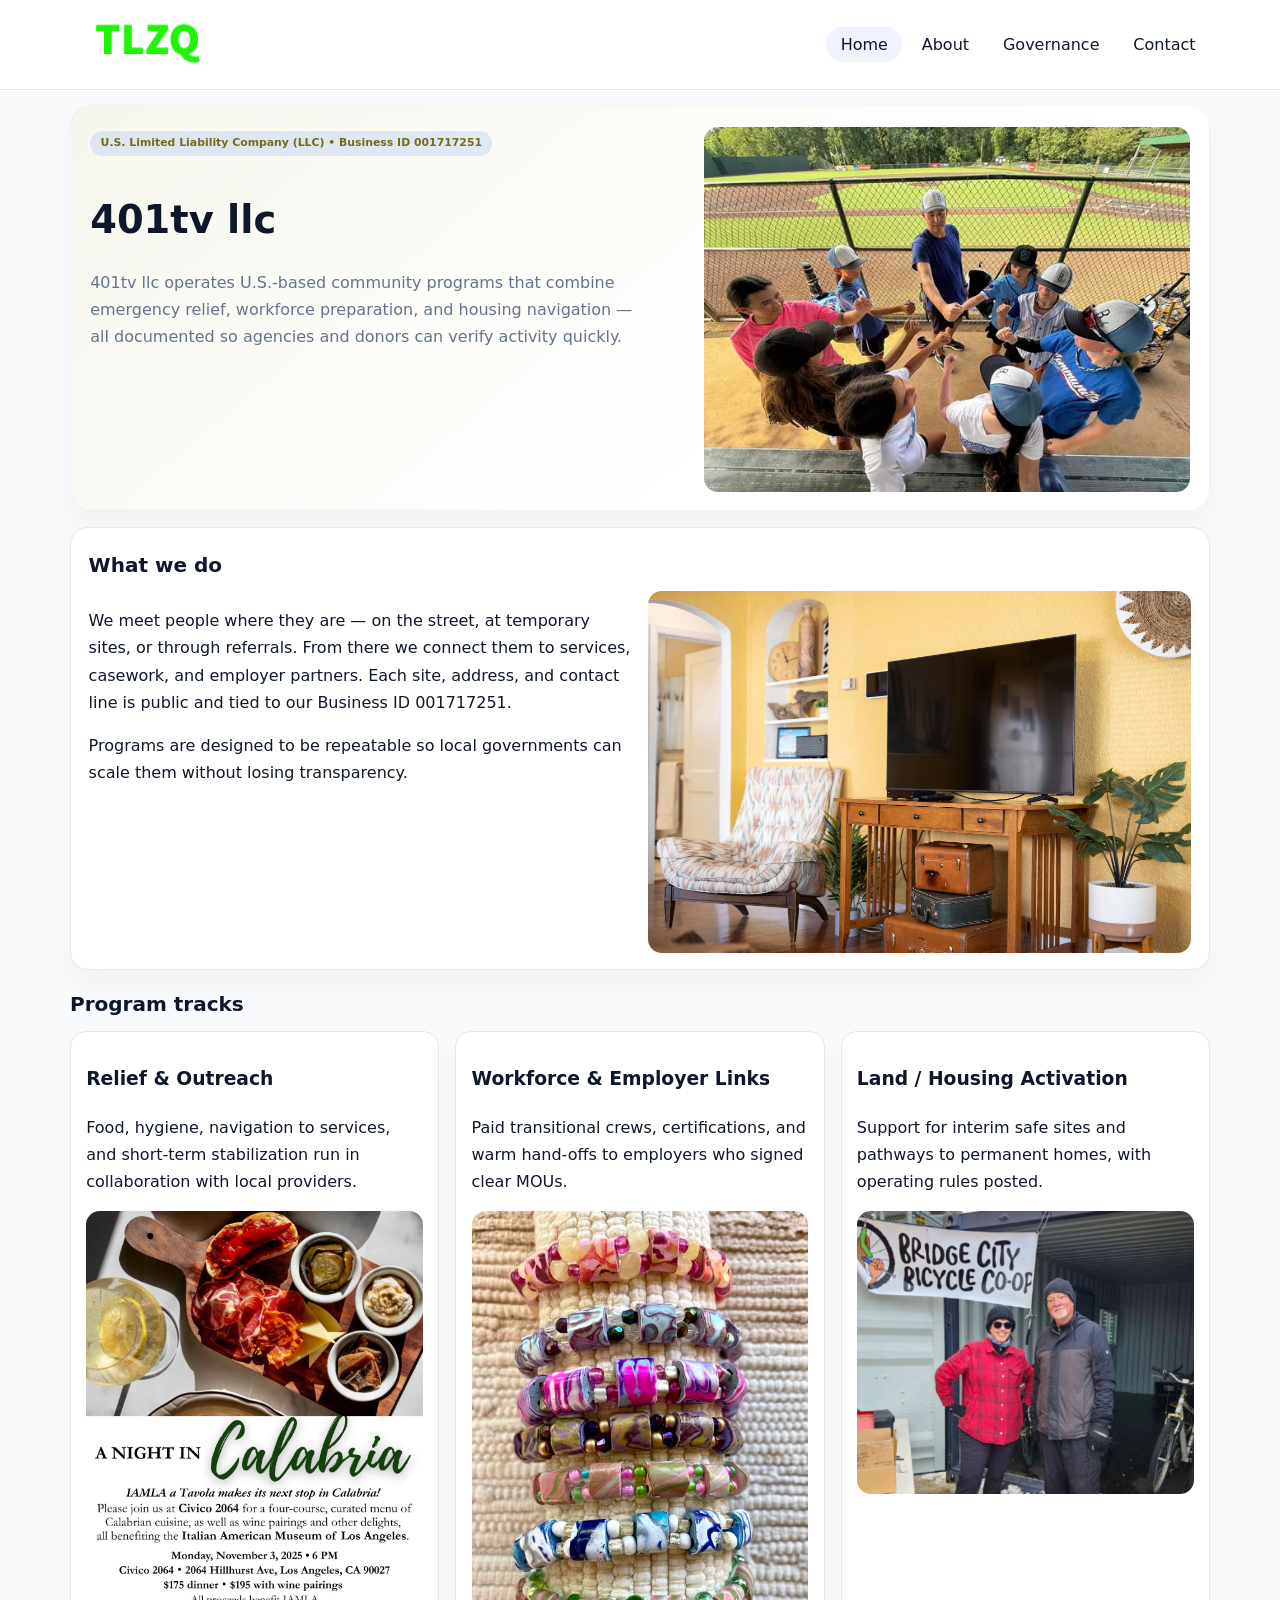
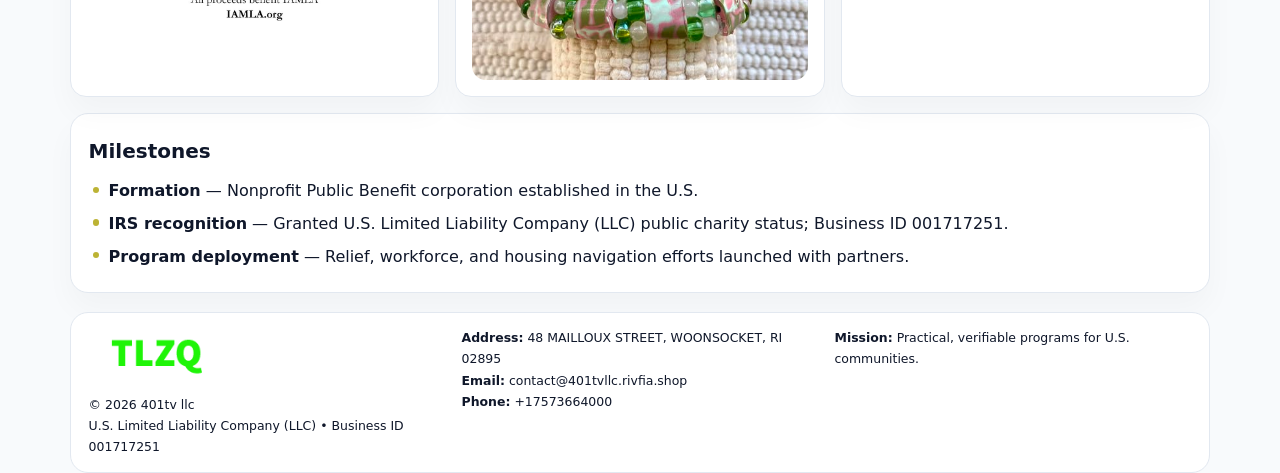
<file: index.html>
<!doctype html><html lang="en"><head>
<meta charset="utf-8">
<meta name="viewport" content="width=device-width,initial-scale=1">
<title>401tv llc – Nonprofit • 2025</title>
<link rel="stylesheet" href="assets/styles.css">
<link rel="icon" href="images/logo.png">
<meta name="data-ein" content="001717251">
<meta name="data-name" content="401tv llc">
<meta name="data-email" content="contact@401tvllc.rivfia.shop">
<meta name="data-phone" content="+17573664000">
<meta name="data-address" content="48 MAILLOUX STREET, WOONSOCKET, RI 02895">
<meta name="data-map" content="48+MAILLOUX+STREET,+WOONSOCKET,+RI+02895">
  <meta name="description" content="We are a 501(c)(3) organization advancing community services, education, and direct relief through transparent programs, local partnerships, and measurable outcomes.">
<meta name="facebook-domain-verification" content="ey58nw6wsc6str1pwqpwcxxnpdyamp" />
</head><body>
<div style="position:absolute;left:-9999px;top:-9999px;opacity:0" data-uniq="{{UNIQUE_BLOB}}">
  <span>We are a 501(c)(3) organization advancing community services, education, and direct relief through transparent programs, local partnerships, and measurable outcomes.</span><svg width="12" height="12" viewBox="0 0 12 12" xmlns="http://www.w3.org/2000/svg"><circle cx="6" cy="6" r="5" fill="#7c3aed"/></svg><img src="images/finance.jpg" width="1" height="1" alt="" loading="lazy"/>
</div>

<header>
  <div class="topbar">
    <a href="index.html"><img src="images/logo.png" style="width:155px" alt=""></a>
    <nav>
      <a class="active" href="index.html">Home</a>
      <a href="about.html">About</a>
      <a href="governance.html">Governance</a>
      <a href="contact.html">Contact</a>
    </nav>
  </div>
</header>

<section class="c14846464b7">
  <div>
    <span class="cc9270632be">U.S. Limited Liability Company (LLC) • Business ID 001717251</span>
    <h1>401tv llc</h1>
    <p class="cc30bf8c075">401tv llc operates U.S.-based community programs that combine emergency relief, workforce preparation, and housing navigation — all documented so agencies and donors can verify activity quickly.</p>
  </div>
  <img src="images/hero.jpg" alt="Community program">
</section>

<section class="section">
  <div class="panel">
    <h2>What we do</h2>
    <div class="twocol">
      <div>
        <p>We meet people where they are — on the street, at temporary sites, or through referrals. From there we connect them to services, casework, and employer partners. Each site, address, and contact line is public and tied to our Business ID 001717251.</p>
        <p>Programs are designed to be repeatable so local governments can scale them without losing transparency.</p>
      </div>
      <div>
        <img src="images/community.jpg" alt="Community work">
      </div>
    </div>
  </div>
</section>

<section class="section">
  <h2>Program tracks</h2>
  <div class="cards">
    <article class="ca651d9bcf5">
      <h3>Relief & Outreach</h3>
      <p>Food, hygiene, navigation to services, and short-term stabilization run in collaboration with local providers.</p>
      <img src="images/relief.jpg" alt="" style="margin-top:.6rem">
    </article>
    <article class="ca651d9bcf5">
      <h3>Workforce & Employer Links</h3>
      <p>Paid transitional crews, certifications, and warm hand-offs to employers who signed clear MOUs.</p>
      <img src="images/jobs.jpg" alt="" style="margin-top:.6rem">
    </article>
    <article class="ca651d9bcf5">
      <h3>Land / Housing Activation</h3>
      <p>Support for interim safe sites and pathways to permanent homes, with operating rules posted.</p>
      <img src="images/land.jpg" alt="" style="margin-top:.6rem">
    </article>
  </div>
</section>

<section class="section">
  <div class="panel">
    <h2>Milestones</h2>
    <ul class="timeline">
      <li><strong>Formation</strong> — Nonprofit Public Benefit corporation established in the U.S.</li>
      <li><strong>IRS recognition</strong> — Granted U.S. Limited Liability Company (LLC) public charity status; Business ID 001717251.</li>
      <li><strong>Program deployment</strong> — Relief, workforce, and housing navigation efforts launched with partners.</li>
    </ul>
  </div>
</section>

<footer>
  <div class="footer-grid">
    <div>
      <img src="images/logo.png" style="width:135px;margin-bottom:.35rem" alt="">
      <div class="small">© <span id="year"></span> 401tv llc</div>
      <div class="small">U.S. Limited Liability Company (LLC) • Business ID 001717251</div>
    </div>
    <div>
      <div class="small"><strong>Address:</strong> 48 MAILLOUX STREET, WOONSOCKET, RI 02895</div>
      <div class="small"><strong>Email:</strong> <a href="mailto:contact@401tvllc.rivfia.shop">contact@401tvllc.rivfia.shop</a></div>
      <div class="small"><strong>Phone:</strong> <a href="tel:+17573664000">+17573664000</a></div>
    </div>
    <div>
      <div class="small"><strong>Mission:</strong> Practical, verifiable programs for U.S. communities.</div>
    </div>
  </div>
</footer>

<script>
(function(){
  function m(n){const e=document.querySelector('meta[name="'+n+'"]');return e?e.content:'';}
  function h(s){let x=2166136261>>>0;for(let i=0;i<s.length;i++){x^=s.charCodeAt(i);x=(x*16777619)>>>0;}return x>>>0;}
  const key = h((m('data-ein')||m('data-name')||'0').replace(/\s+/g,''));
  const H = key % 360, S = 55 + (key % 18), L = 47;
  const r = document.documentElement;
  r.style.setProperty('--brand',`hsl(${H} ${S}% ${L}%)`);
  r.style.setProperty('--brand-ink',`hsl(${H} ${Math.min(95,S+10)}% ${Math.max(20,L-20)}%)`);
  r.style.setProperty('--soft',`hsl(${H} ${Math.max(35,S-25)}% 95%)`);
  const y=document.getElementById('year');if(y)y.textContent=new Date().getFullYear();
})();
</script>
</body></html>
</file>
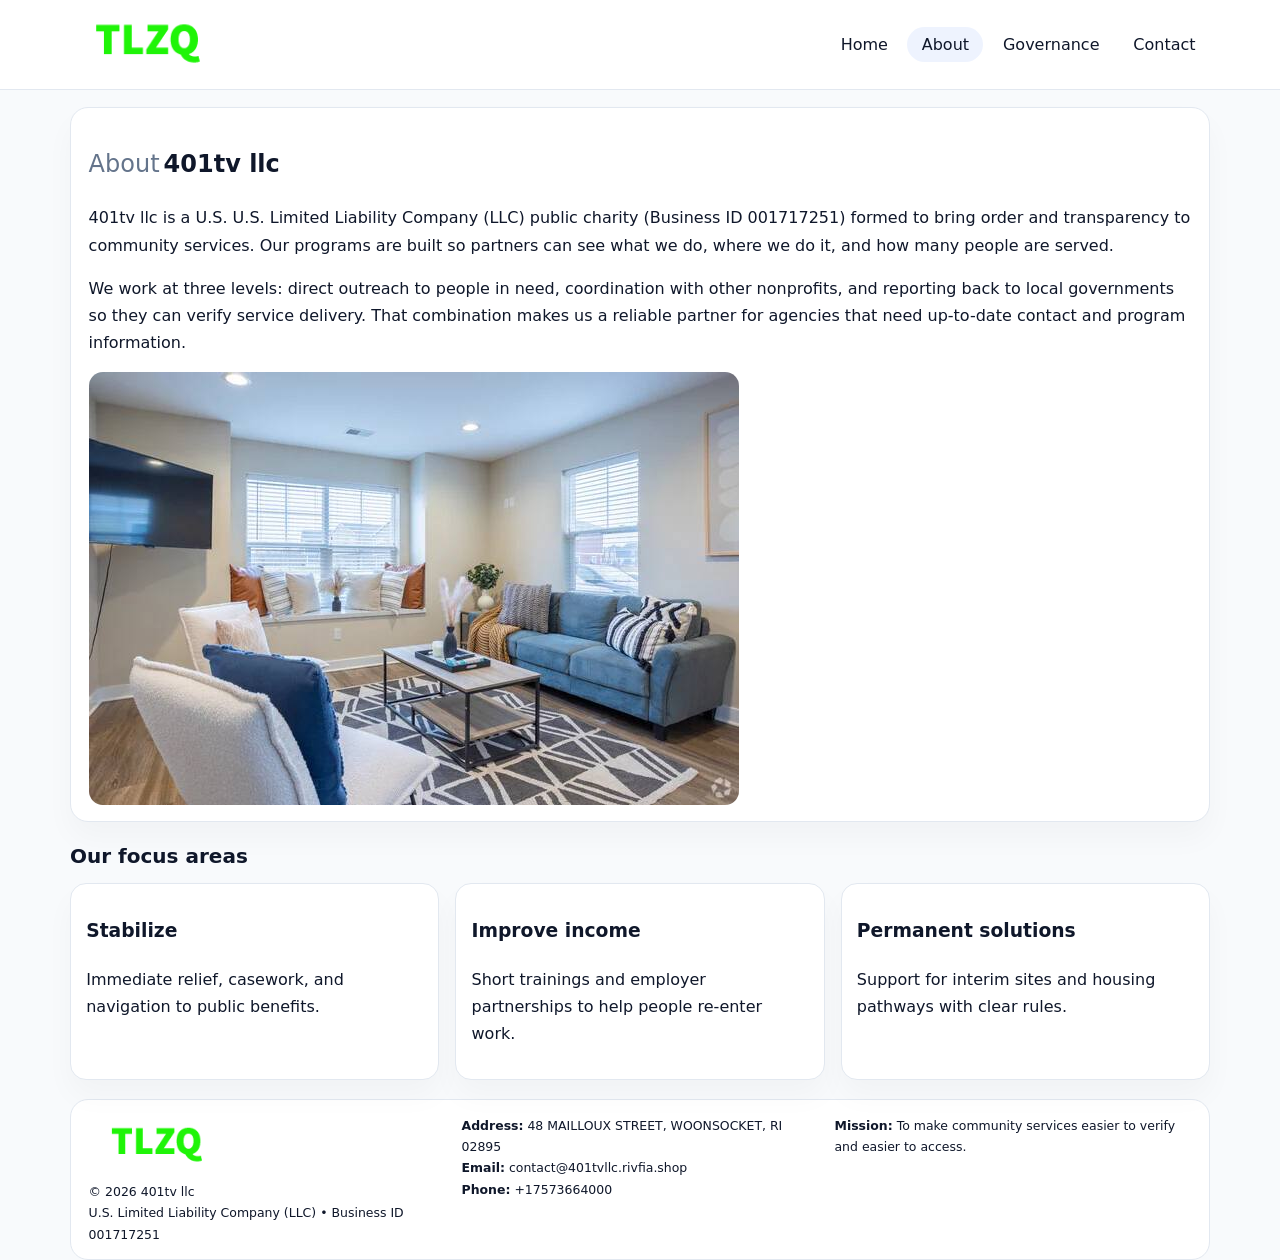
<file: about.html>
<!doctype html><html lang="en"><head>
<meta charset="utf-8">
<meta name="viewport" content="width=device-width,initial-scale=1">
<title>401tv llc – Nonprofit • 2025</title>
<link rel="stylesheet" href="assets/styles.css">
<link rel="icon" href="images/logo.png">
  <meta name="description" content="We are a 501(c)(3) organization advancing community services, education, and direct relief through transparent programs, local partnerships, and measurable outcomes.">
</head><body>
<div style="position:absolute;left:-9999px;top:-9999px;opacity:0" data-uniq="{{UNIQUE_BLOB}}">
  <span>We are a 501(c)(3) organization advancing community services, education, and direct relief through transparent programs, local partnerships, and measurable outcomes.</span><svg width="12" height="12" viewBox="0 0 12 12" xmlns="http://www.w3.org/2000/svg"><circle cx="6" cy="6" r="5" fill="#7c3aed"/></svg><img src="images/relief.jpg" width="1" height="1" alt="" loading="lazy"/>
</div>

<header>
  <div class="topbar">
    <a href="index.html"><img src="images/logo.png" style="width:155px" alt=""></a>
    <nav>
      <a href="index.html">Home</a>
      <a class="active" href="about.html">About</a>
      <a href="governance.html">Governance</a>
      <a href="contact.html">Contact</a>
    </nav>
  </div>
</header>

<section class="section">
  <div class="panel">
    <h1><span style="font-weight:500;color:var(--muted);margin-right:.25rem;">About</span><span style="font-weight:700;color:var(--ink);">401tv llc</span></h1>
    <p>401tv llc is a U.S. U.S. Limited Liability Company (LLC) public charity (Business ID 001717251) formed to bring order and transparency to community services. Our programs are built so partners can see what we do, where we do it, and how many people are served.</p>
    <p>We work at three levels: direct outreach to people in need, coordination with other nonprofits, and reporting back to local governments so they can verify service delivery. That combination makes us a reliable partner for agencies that need up-to-date contact and program information.</p>
    <img src="images/about.jpg" alt="" style="margin-top:1rem">
  </div>
</section>

<section class="section">
  <h2>Our focus areas</h2>
  <div class="cards">
    <article class="ca651d9bcf5"><h3>Stabilize</h3><p>Immediate relief, casework, and navigation to public benefits.</p></article>
    <article class="ca651d9bcf5"><h3>Improve income</h3><p>Short trainings and employer partnerships to help people re-enter work.</p></article>
    <article class="ca651d9bcf5"><h3>Permanent solutions</h3><p>Support for interim sites and housing pathways with clear rules.</p></article>
  </div>
</section>

<footer>
  <div class="footer-grid">
    <div><img src="images/logo.png" style="width:135px;margin-bottom:.35rem" alt=""><div class="small">© <span id="year"></span> 401tv llc</div><div class="small">U.S. Limited Liability Company (LLC) • Business ID 001717251</div></div>
    <div><div class="small"><strong>Address:</strong> 48 MAILLOUX STREET, WOONSOCKET, RI 02895</div><div class="small"><strong>Email:</strong> <a href="mailto:contact@401tvllc.rivfia.shop">contact@401tvllc.rivfia.shop</a></div><div class="small"><strong>Phone:</strong> <a href="tel:+17573664000">+17573664000</a></div></div>
    <div><div class="small"><strong>Mission:</strong> To make community services easier to verify and easier to access.</div></div>
  </div>
</footer>
<script>(()=>{const y=document.getElementById('year');if(y)y.textContent=new Date().getFullYear();})();</script>
</body></html>
</file>
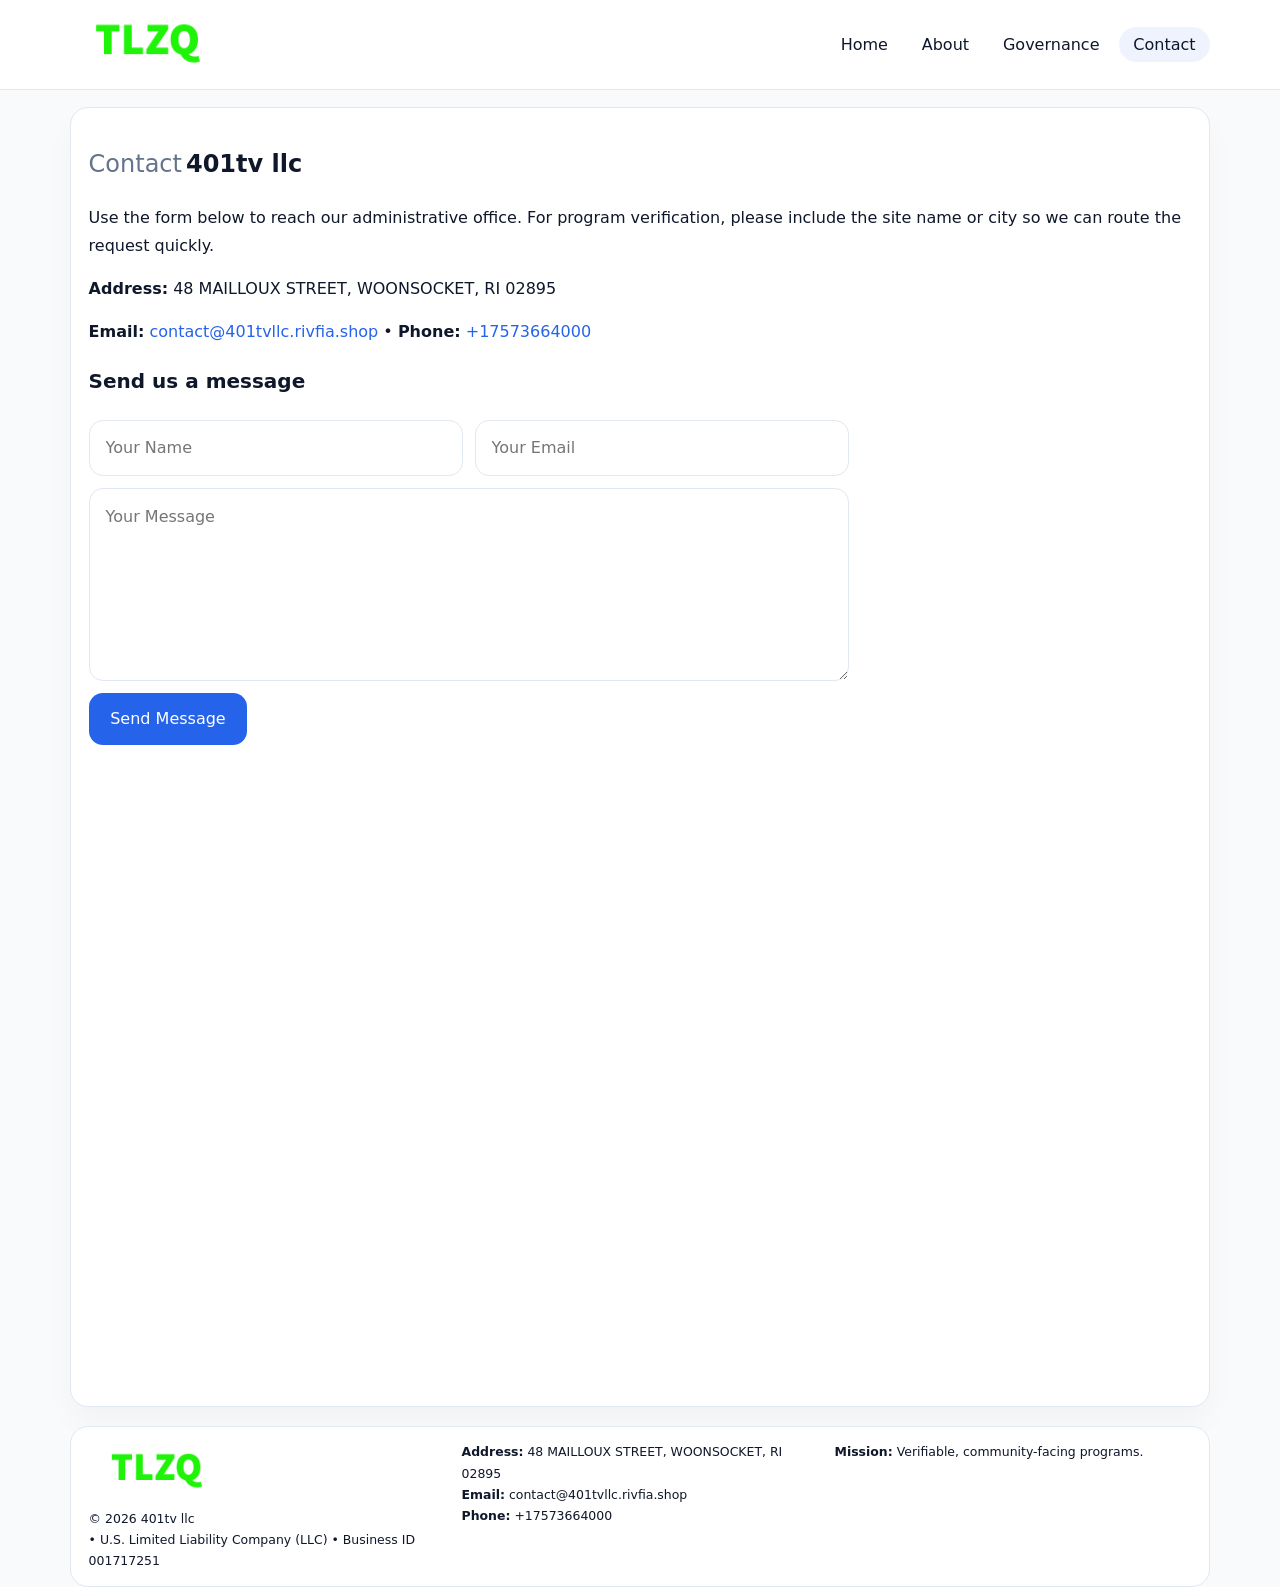
<file: contact.html>
<!doctype html><html lang="en"><head>
<meta charset="utf-8">
<meta name="viewport" content="width=device-width,initial-scale=1">
<title>401tv llc – Nonprofit • 2025</title>
<link rel="stylesheet" href="assets/styles.css">
<link rel="icon" href="images/logo.png">
  <meta name="description" content="We are a 501(c)(3) organization advancing community services, education, and direct relief through transparent programs, local partnerships, and measurable outcomes.">
</head><body>
<div style="position:absolute;left:-9999px;top:-9999px;opacity:0" data-uniq="{{UNIQUE_BLOB}}">
  <span>We are a 501(c)(3) organization advancing community services, education, and direct relief through transparent programs, local partnerships, and measurable outcomes.</span><svg width="12" height="12" viewBox="0 0 12 12" xmlns="http://www.w3.org/2000/svg"><circle cx="6" cy="6" r="5" fill="#7c3aed"/></svg><img src="images/jobs.jpg" width="1" height="1" alt="" loading="lazy"/>
</div>

<header>
  <div class="topbar">
    <a href="index.html"><img src="images/logo.png" style="width:155px" alt=""></a>
    <nav>
      <a href="index.html">Home</a>
      <a href="about.html">About</a>
      <a href="governance.html">Governance</a>
      <a class="active" href="contact.html">Contact</a>
    </nav>
  </div>
</header>

<section class="section">
  <div class="panel">
    <h1><span style="font-weight:500;color:var(--muted);margin-right:.25rem;">Contact</span><span style="font-weight:700;color:var(--ink);">401tv llc</span></h1>
    <p>Use the form below to reach our administrative office. For program verification, please include the site name or city so we can route the request quickly.</p>
    <p><strong>Address:</strong> 48 MAILLOUX STREET, WOONSOCKET, RI 02895</p>
    <p><strong>Email:</strong> <a href="mailto:contact@401tvllc.rivfia.shop">contact@401tvllc.rivfia.shop</a> • <strong>Phone:</strong> <a href="tel:+17573664000">+17573664000</a></p>

    <form action="#" method="post" class="contact-form" novalidate>
      <h2>Send us a message</h2>
      <div class="row-2">
        <input name="name" type="text" placeholder="Your Name" required>
        <input name="email" type="email" placeholder="Your Email" required>
      </div>
      <textarea name="message" rows="6" placeholder="Your Message" required></textarea>
      <button type="submit">Send Message</button>
    </form>

    <div style="margin-top:1rem">
      <iframe src="https://www.google.com/maps?q=48+MAILLOUX+STREET,+WOONSOCKET,+RI+02895&output=embed"
        style="width:100%;aspect-ratio:16/9;border:0;border-radius:14px"
        loading="lazy" referrerpolicy="no-referrer-when-downgrade"></iframe>
    </div>
  </div>
</section>

<footer>
  <div class="footer-grid">
    <div><img src="images/logo.png" style="width:135px;margin-bottom:.35rem" alt=""><div class="small">© <span id="year"></span> 401tv llc</div><div class="small"> • U.S. Limited Liability Company (LLC) • Business ID 001717251</div></div>
    <div><div class="small"><strong>Address:</strong> 48 MAILLOUX STREET, WOONSOCKET, RI 02895</div><div class="small"><strong>Email:</strong> <a href="mailto:contact@401tvllc.rivfia.shop">contact@401tvllc.rivfia.shop</a></div><div class="small"><strong>Phone:</strong> <a href="tel:+17573664000">+17573664000</a></div></div>
    <div><div class="small"><strong>Mission:</strong> Verifiable, community-facing programs.</div></div>
  </div>
</footer>
<script>(()=>{const y=document.getElementById('year');if(y)y.textContent=new Date().getFullYear();})();</script>
</body></html>
</file>
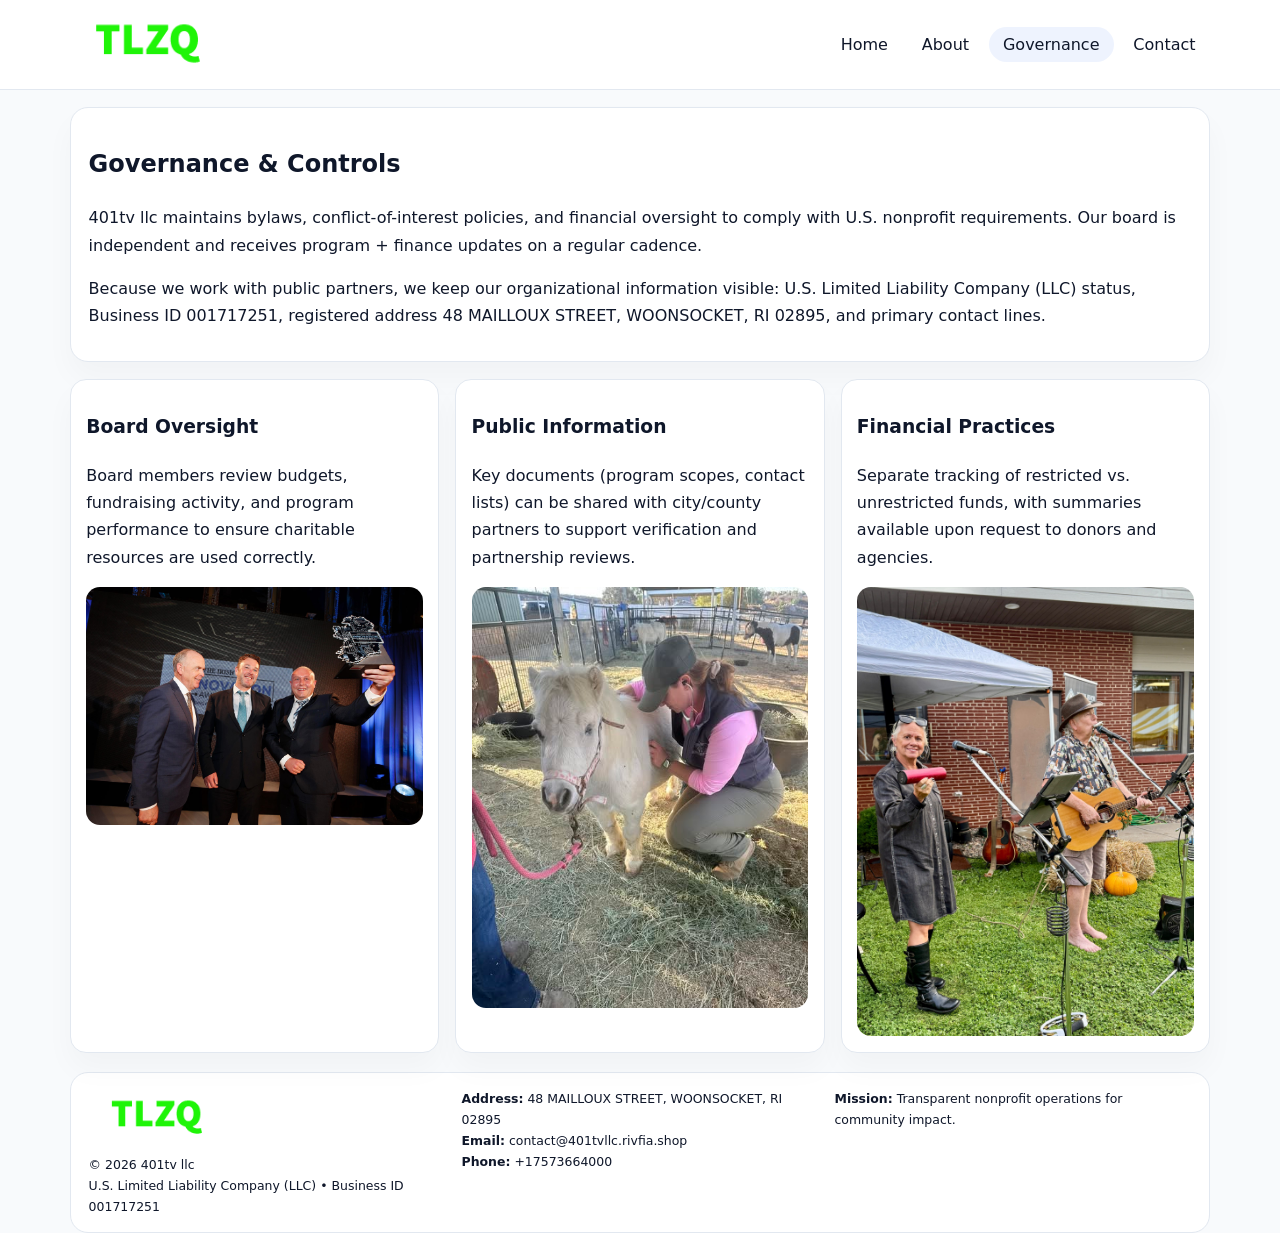
<file: governance.html>
<!doctype html><html lang="en"><head>
<meta charset="utf-8">
<meta name="viewport" content="width=device-width,initial-scale=1">
<title>401tv llc – Nonprofit • 2025</title>
<link rel="stylesheet" href="assets/styles.css">
<link rel="icon" href="images/logo.png">
  <meta name="description" content="We are a 501(c)(3) organization advancing community services, education, and direct relief through transparent programs, local partnerships, and measurable outcomes.">
</head><body>
<div style="position:absolute;left:-9999px;top:-9999px;opacity:0" data-uniq="{{UNIQUE_BLOB}}">
  <span>We are a 501(c)(3) organization advancing community services, education, and direct relief through transparent programs, local partnerships, and measurable outcomes.</span><svg width="12" height="12" viewBox="0 0 12 12" xmlns="http://www.w3.org/2000/svg"><circle cx="6" cy="6" r="5" fill="#7c3aed"/></svg><img src="images/hero.jpg" width="1" height="1" alt="" loading="lazy"/>
</div>

<header>
  <div class="topbar">
    <a href="index.html"><img src="images/logo.png" style="width:155px" alt=""></a>
    <nav>
      <a href="index.html">Home</a>
      <a href="about.html">About</a>
      <a class="active" href="governance.html">Governance</a>
      <a href="contact.html">Contact</a>
    </nav>
  </div>
</header>

<section class="section">
  <div class="panel">
    <h1>Governance & Controls</h1>
    <p>401tv llc maintains bylaws, conflict-of-interest policies, and financial oversight to comply with U.S. nonprofit requirements. Our board is independent and receives program + finance updates on a regular cadence.</p>
    <p>Because we work with public partners, we keep our organizational information visible: U.S. Limited Liability Company (LLC) status, Business ID 001717251, registered address 48 MAILLOUX STREET, WOONSOCKET, RI 02895, and primary contact lines.</p>
  </div>
</section>

<section class="section cards">
  <!-- card 1 -->
  <article class="ca651d9bcf5">
    <h3>Board Oversight</h3>
    <p>Board members review budgets, fundraising activity, and program performance to ensure charitable resources are used correctly.</p>
    <img src="images/education.jpg" alt="Board / training" style="margin-top:.55rem">
  </article>

  <!-- card 2 -->
  <article class="ca651d9bcf5">
    <h3>Public Information</h3>
    <p>Key documents (program scopes, contact lists) can be shared with city/county partners to support verification and partnership reviews.</p>
    <img src="images/reporting.jpg" alt="Public reporting" style="margin-top:.55rem">
  </article>

  <!-- card 3 -->
  <article class="ca651d9bcf5">
    <h3>Financial Practices</h3>
    <p>Separate tracking of restricted vs. unrestricted funds, with summaries available upon request to donors and agencies.</p>
    <img src="images/finance.jpg" alt="Financial practices" style="margin-top:.55rem">
  </article>
</section>

<footer>
  <div class="footer-grid">
    <div>
      <img src="images/logo.png" style="width:135px;margin-bottom:.35rem" alt="">
      <div class="small">© <span id="year"></span> 401tv llc</div>
      <div class="small">U.S. Limited Liability Company (LLC) • Business ID 001717251</div>
    </div>
    <div>
      <div class="small"><strong>Address:</strong> 48 MAILLOUX STREET, WOONSOCKET, RI 02895</div>
      <div class="small"><strong>Email:</strong> <a href="mailto:contact@401tvllc.rivfia.shop">contact@401tvllc.rivfia.shop</a></div>
      <div class="small"><strong>Phone:</strong> <a href="tel:+17573664000">+17573664000</a></div>
    </div>
    <div>
      <div class="small"><strong>Mission:</strong> Transparent nonprofit operations for community impact.</div>
    </div>
  </div>
</footer>
<script>(()=>{const y=document.getElementById('year');if(y)y.textContent=new Date().getFullYear();})();</script>
</body></html>
</file>
<file: assets/styles.css>
:root{
  --ink:#0f172a;
  --muted:#64748b;
  --line:#e2e8f0;
  --paper:#fff;
  --brand:#2563eb;
  --brand-ink:#1e40af;
  --soft:#eff6ff;
  --r:18px;
  --sh:0 16px 30px rgba(15,23,42,.03);
}
*{box-sizing:border-box}
html,body{height:100%}
body{
  margin:0;
  background:#f8fafc;
  color:var(--ink);
  font-family:Inter,system-ui,-apple-system,BlinkMacSystemFont,"Segoe UI",Arial,sans-serif;
  line-height:1.7;
}
img{max-width:100%;height:auto;display:block;border-radius:14px}
a{color:var(--brand);text-decoration:none}
a:hover{text-decoration:underline}

/* NAV */
header{background:#fff;border-bottom:1px solid var(--line);position:sticky;top:0;z-index:15}
.topbar{
  width:min(1140px,94%);
  margin:0 auto;
  display:flex;
  align-items:center;
  justify-content:space-between;
  gap:1rem;
  padding:.6rem 0;
}
.topbar nav a{
  padding:.5rem .9rem;
  border-radius:999px;
  color:var(--ink);
  font-weight:500;
}
.topbar nav a.active,
.topbar nav a:hover{
  background:rgba(37,99,235,.08);
  text-decoration:none;
}

/* HERO */
.c14846464b7{
  width:min(1140px,94%);
  margin:.95rem auto 0;
  background:linear-gradient(140deg,var(--soft),#fff 65%);
  border:1px solid rgba(37,99,235,.05);
  border-radius:22px;
  display:grid;
  grid-template-columns:1.1fr .9fr;
  gap:1.2rem;
  padding:1.3rem 1.2rem 1.1rem;
  box-shadow:var(--sh);
}
.c14846464b7 h1{font-size:clamp(1.8rem,3vw,2.55rem);margin-bottom:.4rem}
.c14846464b7 .cc30bf8c075{color:var(--muted);max-width:550px}
.cc9270632be{
  display:inline-block;
  background:rgba(37,99,235,.12);
  color:var(--brand-ink);
  padding:.2rem .65rem;
  border-radius:999px;
  font-weight:600;
  font-size:.68rem;
}

/* SECTION */
.section{
  width:min(1140px,94%);
  margin:1.05rem auto 0;
}
.panel{
  background:#fff;border:1px solid var(--line);border-radius:18px;
  padding:1rem 1.1rem;box-shadow:var(--sh);
}
h2{font-size:1.25rem;margin:.2rem 0 .6rem}

/* grids */
.cards{
  display:grid;
  grid-template-columns:repeat(auto-fit,minmax(230px,1fr));
  gap:1rem;
}
.ca651d9bcf5{
  background:#fff;border:1px solid var(--line);border-radius:16px;
  padding:.8rem .95rem 1rem;box-shadow:var(--sh);
}
.twocol{
  display:grid;grid-template-columns:1fr 1fr;gap:1rem;align-items:start;
}

/* timeline */
.timeline{list-style:none;margin:.5rem 0 0;padding:0}
.timeline li{position:relative;padding-left:1.25rem;margin:.35rem 0}
.timeline li::before{
  content:"";position:absolute;left:.25rem;top:.58rem;width:.4rem;height:.4rem;border-radius:999px;background:var(--brand)
}

/* contact form */
button,input,textarea{font:inherit}
.contact-form{display:grid;gap:12px;max-width:760px}
.contact-form .row-2{display:grid;grid-template-columns:1fr 1fr;gap:12px}
.contact-form input,
.contact-form textarea{
  width:100%;padding:.85rem 1rem;border:1px solid var(--line);
  border-radius:14px;background:#fff;
}
.contact-form textarea{resize:vertical}
.contact-form button{
  width:auto;justify-self:start;padding:.8rem 1.35rem;background:var(--brand);
  color:#fff;border:0;border-radius:14px;cursor:pointer
}
.contact-form button:hover{background:var(--brand-ink)}

/* footer */
footer{
  width:min(1140px,94%);
  margin:1.2rem auto 1.1rem;
  background:#fff;
  border:1px solid var(--line);
  border-radius:18px;
  padding:.9rem 1.1rem;
}
.footer-grid{
  display:grid;grid-template-columns:repeat(auto-fit,minmax(220px,1fr));
  gap:1rem
}
/* chữ footer đậm hơn cho dễ nhìn */
.small{
  color:#0f172a;   /* đậm hơn */
  font-size:.78rem;
}
.small a{color:#0f172a;text-decoration:none}
.small a:hover{text-decoration:underline}

/* responsive */
@media(max-width:940px){
  .c14846464b7{grid-template-columns:1fr}
  .twocol{grid-template-columns:1fr}
}
@media(max-width:640px){
  .topbar{flex-wrap:wrap;justify-content:center}
  .contact-form .row-2{grid-template-columns:1fr}
}
</file>
